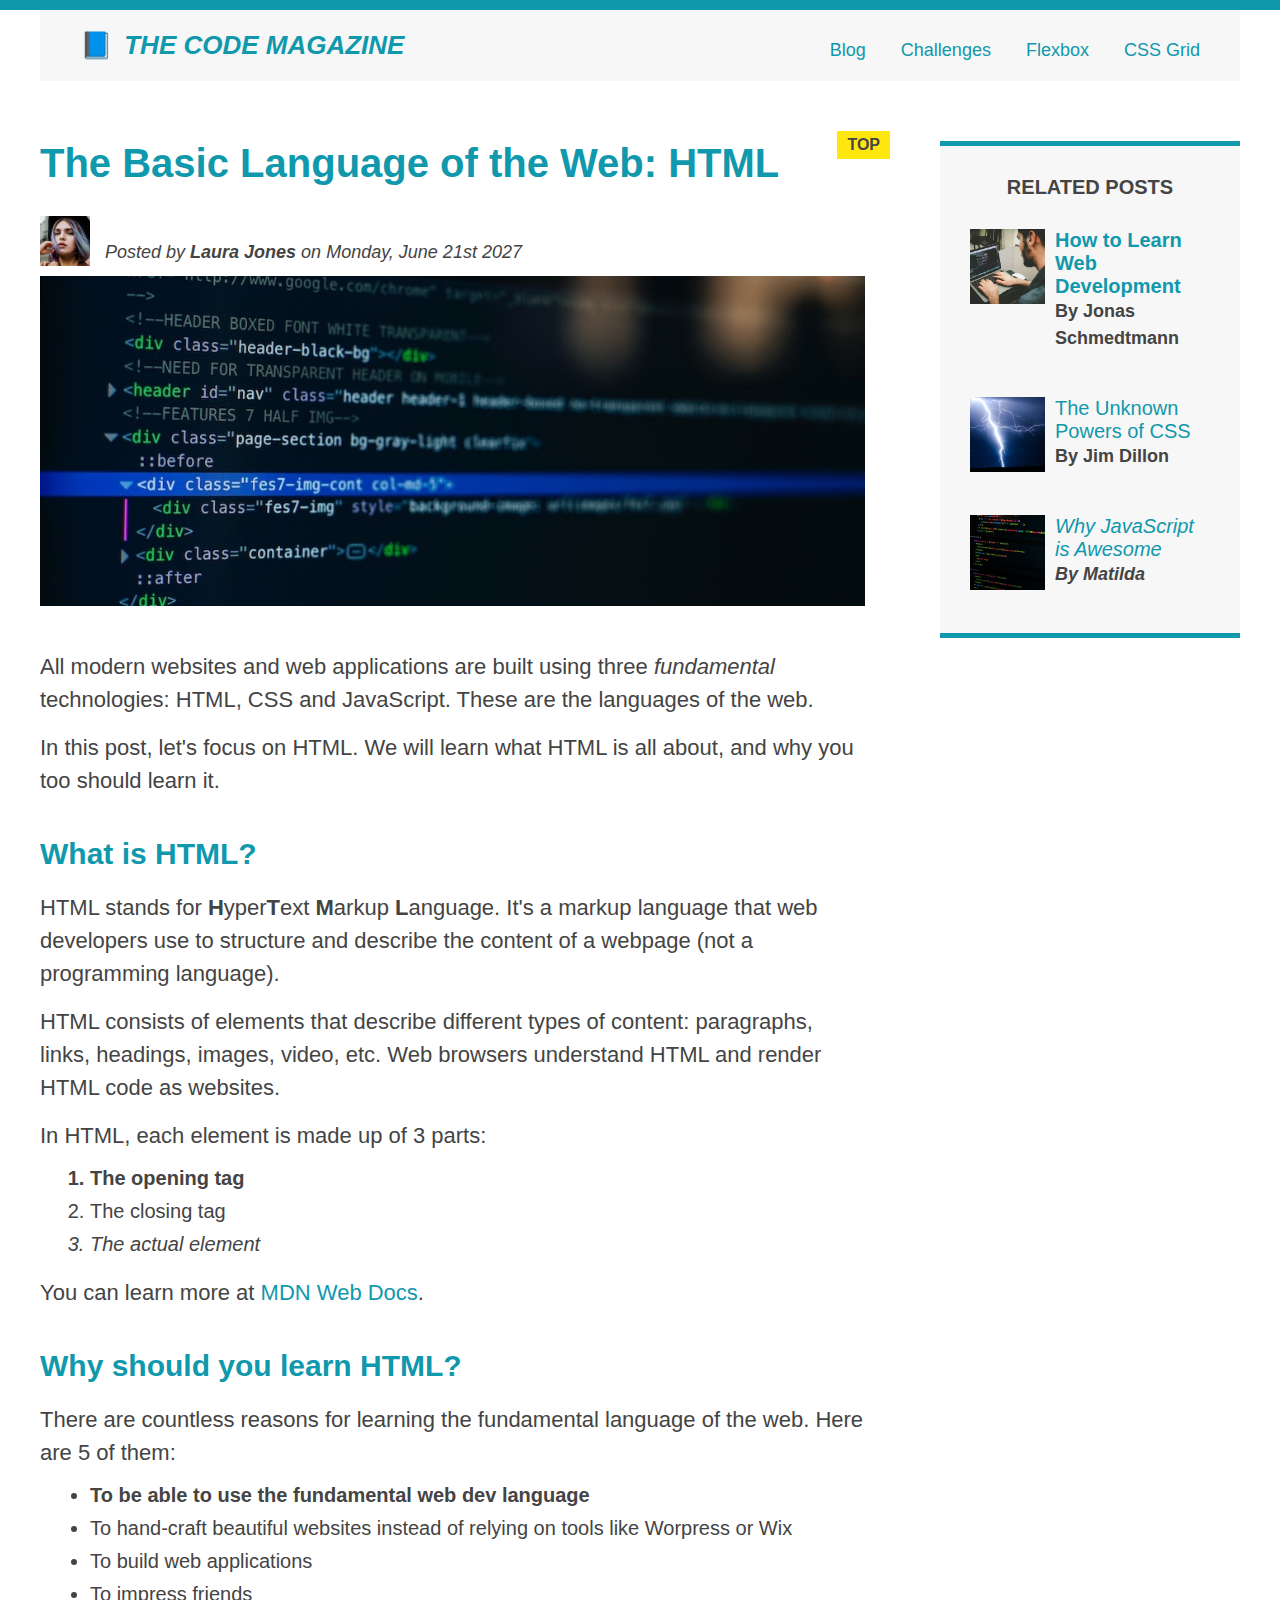
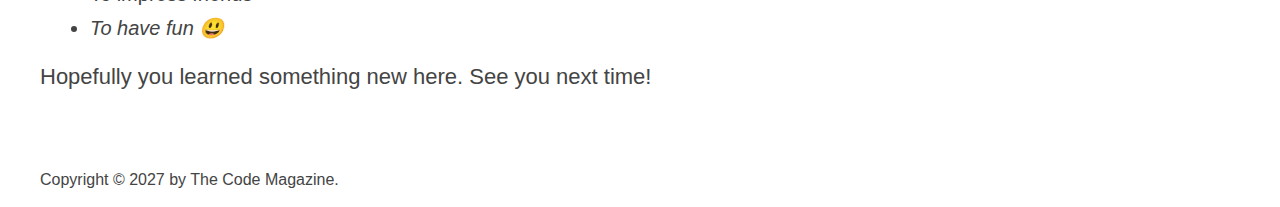
<file: Part_1/index.html>
<!DOCTYPE html>
<html lang="en">

<head>
  <meta charset="UTF-8" />
  <link href="style.css" rel="stylesheet" />

  <title>The Basic Language of the Web: HTML</title>
</head>

<body>
  <!--
    <h1>The Basic Language of the Web: HTML</h1>
    <h2>The Basic Language of the Web: HTML</h2>
    <h3>The Basic Language of the Web: HTML</h3>
    <h4>The Basic Language of the Web: HTML</h4>
    <h5>The Basic Language of the Web: HTML</h5>
    <h6>The Basic Language of the Web: HTML</h6>
    -->

  <div class="container">
    <header class="main-header">
      <h1>📘 The Code Magazine</h1>

      <nav>
        <!-- <strong>This is the navigation</strong> -->
        <a href="blog.html">Blog</a>
        <a href="#">Challenges</a>
        <a href="flexbox.html">Flexbox</a>
        <a href="css-grid.html">CSS Grid</a>
      </nav>
    </header>
    <div class="row">
      <article>
        <header class="post-header">
          <h2>The Basic Language of the Web: HTML</h2>
          <div class="border-box">
            <img class="author-img" src="img/laura-jones.jpg" alt="Headshot of Laura Jones" height="50" width="50" />

            <p id="author">
              Posted by <strong>Laura Jones</strong> on Monday, June 21st 2027
            </p>
          </div>

          <img src="img/post-img.jpg" alt="HTML code on a screen" width="500" height="200" class="post-img" />
          <!-- <button>❤️ Like</button> -->
        </header>

        <p>
          All modern websites and web applications are built using three
          <em>fundamental</em>
          technologies: HTML, CSS and JavaScript. These are the languages of the
          web.
        </p>

        <p>
          In this post, let's focus on HTML. We will learn what HTML is all
          about, and why you too should learn it.
        </p>

        <h3>What is HTML?</h3>
        <p>
          HTML stands for <strong>H</strong>yper<strong>T</strong>ext
          <strong>M</strong>arkup <strong>L</strong>anguage. It's a markup
          language that web developers use to structure and describe the content
          of a webpage (not a programming language).
        </p>
        <p>
          HTML consists of elements that describe different types of content:
          paragraphs, links, headings, images, video, etc. Web browsers
          understand HTML and render HTML code as websites.
        </p>
        <p>In HTML, each element is made up of 3 parts:</p>

        <ol>
          <li class="first-li">The opening tag</li>
          <li>The closing tag</li>
          <li>The actual element</li>
        </ol>

        <p>
          You can learn more at
          <a href="https://developer.mozilla.org/en-US/docs/Web/HTML" target="_blank">MDN Web Docs</a>.
        </p>

        <h3>Why should you learn HTML?</h3>

        <p>
          There are countless reasons for learning the fundamental language of
          the web. Here are 5 of them:
        </p>

        <ul>
          <li class="first-li">
            To be able to use the fundamental web dev language
          </li>
          <li>
            To hand-craft beautiful websites instead of relying on tools like
            Worpress or Wix
          </li>
          <li>To build web applications</li>
          <li>To impress friends</li>
          <li>To have fun 😃</li>
        </ul>

        <p>Hopefully you learned something new here. See you next time!</p>
      </article>

      <aside>
        <h4>Related posts</h4>

        <ul class="related">
          <li class="related-post">
            <img src="img/related-1.jpg" alt="Person programming" width="75" height="75" />
            <div>
              <a href="#">How to Learn Web Development</a>
              <p class="related-author">By Jonas Schmedtmann</p>
            </div>
          </li>
          <li class="related-post">
            <img src="img/related-2.jpg" alt="Lightning" width="75" height="75" />
            <div>
              <a href="#">The Unknown Powers of CSS</a>
              <p class="related-author">By Jim Dillon</p>
            </div>
          </li>
          <li class="related-post">
            <img src="img/related-3.jpg" alt="JavaScript code on a screen" width="75" height="75" />
            <div>
              <a href="#">Why JavaScript is Awesome</a>
              <p class="related-author">By Matilda</p>
            </div>
          </li>
        </ul>
      </aside>

    </div>

    <footer>
      <p id="copyright" class="copyright text">
        Copyright &copy; 2027 by The Code Magazine.
      </p>
    </footer>
  </div>
</body>

</html>
</file>
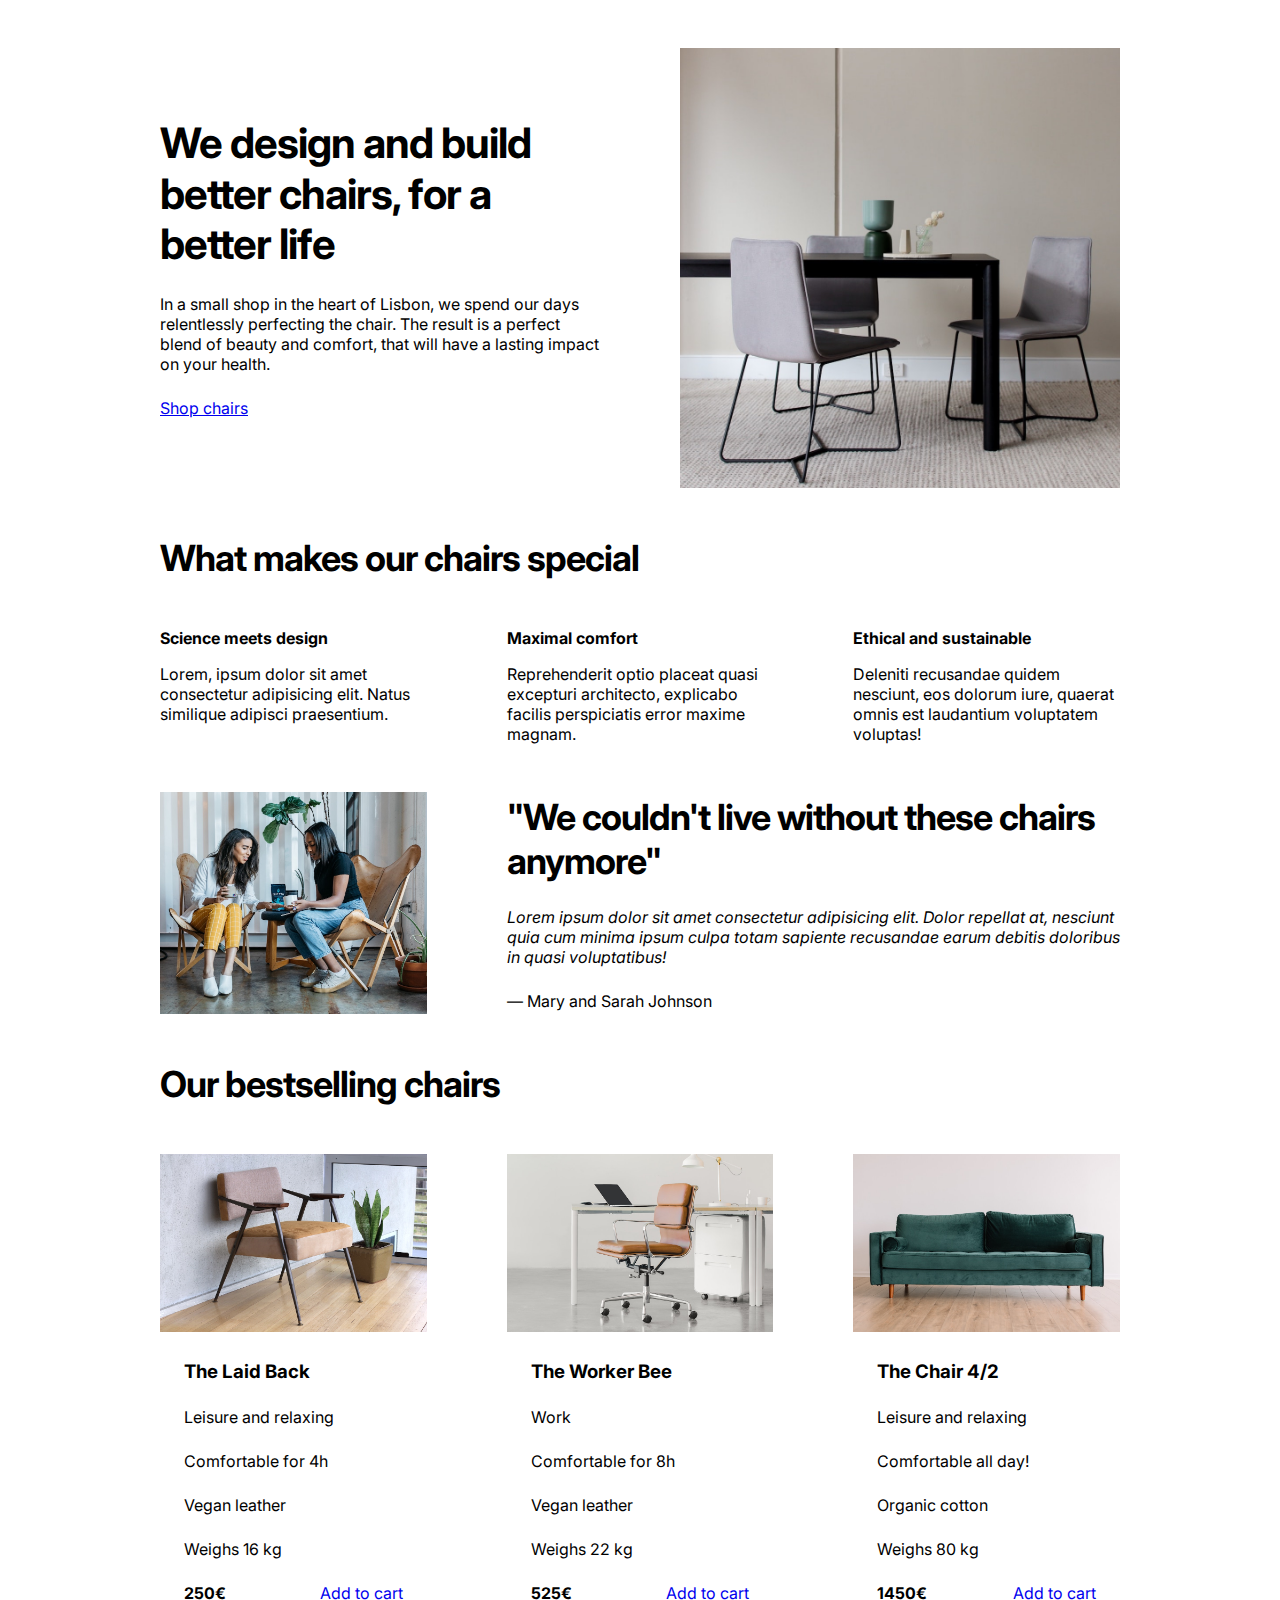
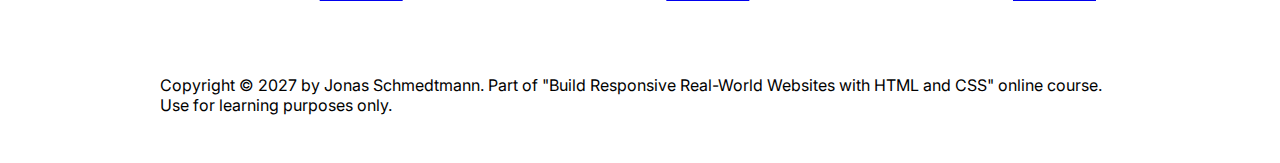
<file: Part_2(Design)/index.html>
<!DOCTYPE html>
<html lang="en">
  <head>
    <meta charset="UTF-8" />
    <meta http-equiv="X-UA-Compatible" content="IE=edge" />
    <meta name="viewport" content="width=device-width, initial-scale=1.0" />

    <link rel="stylesheet" href="style.css" />
    <title>Lisbon Chair Shop</title>
  </head>
  <body>
    <div class="container">
      <header>
        <div class="header-text-box">
          <h1>We design and build better chairs, for a better life</h1>
          <p class="header-text">
            In a small shop in the heart of Lisbon, we spend our days
            relentlessly perfecting the chair. The result is a perfect blend of
            beauty and comfort, that will have a lasting impact on your health.
          </p>
          <a class="btn btn--big" href="#">Shop chairs</a>
        </div>
        <img src="hero.jpg" alt="Photo" />
      </header>

      <section>
        <h2>What makes our chairs special</h2>
        <div class="grid-3-cols">
          <div>
            <p class="features-title"><strong>Science meets design</strong></p>
            <p class="features-text">
              Lorem, ipsum dolor sit amet consectetur adipisicing elit. Natus
              similique adipisci praesentium.
            </p>
          </div>

          <div>
            <p class="features-title">
              <strong>Maximal comfort</strong>
            </p>
            <p class="features-text">
              Reprehenderit optio placeat quasi excepturi architecto, explicabo
              facilis perspiciatis error maxime magnam.
            </p>
          </div>

          <div>
            <p class="features-title">
              <strong>Ethical and sustainable</strong>
            </p>
            <p class="features-text">
              Deleniti recusandae quidem nesciunt, eos dolorum iure, quaerat
              omnis est laudantium voluptatem voluptas!
            </p>
          </div>
        </div>
      </section>

      <section class="testimonial-section">
        <div class="grid-3-cols">
          <img src="customers.jpg" alt="People sitting on chairs" />
          <div class="testimonial-box">
            <h2>"We couldn't live without these chairs anymore"</h2>
            <blockquote class="testimonial-text">
              Lorem ipsum dolor sit amet consectetur adipisicing elit. Dolor
              repellat at, nesciunt quia cum minima ipsum culpa totam sapiente
              recusandae earum debitis doloribus in quasi voluptatibus!
            </blockquote>
            <p class="testimonial-author">&mdash; Mary and Sarah Johnson</p>
          </div>
        </div>
      </section>

      <section>
        <h2>Our bestselling chairs</h2>
        <div class="grid-3-cols">
          <figure class="chair">
            <img src="chair-1.jpg" alt="Chair" />
            <div class="chair-box">
              <h3>The Laid Back</h3>
              <ul class="chair-details">
                <li>
                  <!-- Span is a generic INLINE text element, it doesn't have any meaning. It's like a div element, but inline -->
                  <span>Leisure and relaxing</span>
                </li>
                <li>
                  <span>Comfortable for 4h</span>
                </li>
                <li>
                  <span>Vegan leather</span>
                </li>
                <li>
                  <span>Weighs 16 kg</span>
                </li>
              </ul>
              <div class="chair-price">
                <strong>250€</strong>
                <a href="#" class="btn btn--small">Add to cart</a>
              </div>
            </div>
          </figure>

          <figure class="chair">
            <img src="chair-2.jpg" alt="Chair" />
            <div class="chair-box">
              <h3>The Worker Bee</h3>
              <ul class="chair-details">
                <li>
                  <span>Work</span>
                </li>
                <li>
                  <span>Comfortable for 8h</span>
                </li>
                <li>
                  <span>Vegan leather</span>
                </li>
                <li>
                  <span>Weighs 22 kg</span>
                </li>
              </ul>
              <div class="chair-price">
                <strong>525€</strong>
                <a href="#" class="btn btn--small">Add to cart</a>
              </div>
            </div>
          </figure>

          <figure class="chair">
            <img src="chair-3.jpg" alt="Chair" />
            <div class="chair-box">
              <h3>The Chair 4/2</h3>
              <ul class="chair-details">
                <li>
                  <span>Leisure and relaxing</span>
                </li>
                <li>
                  <span>Comfortable all day!</span>
                </li>
                <li>
                  <span>Organic cotton</span>
                </li>
                <li>
                  <span>Weighs 80 kg</span>
                </li>
              </ul>
              <div class="chair-price">
                <strong>1450€</strong>
                <a href="#" class="btn btn--small">Add to cart</a>
              </div>
            </div>
          </figure>
        </div>
      </section>

      <footer>
        Copyright &copy; 2027 by Jonas Schmedtmann. Part of "Build Responsive
        Real-World Websites with HTML and CSS" online course. Use for learning
        purposes only.
      </footer>
    </div>
  </body>
</html>
</file>
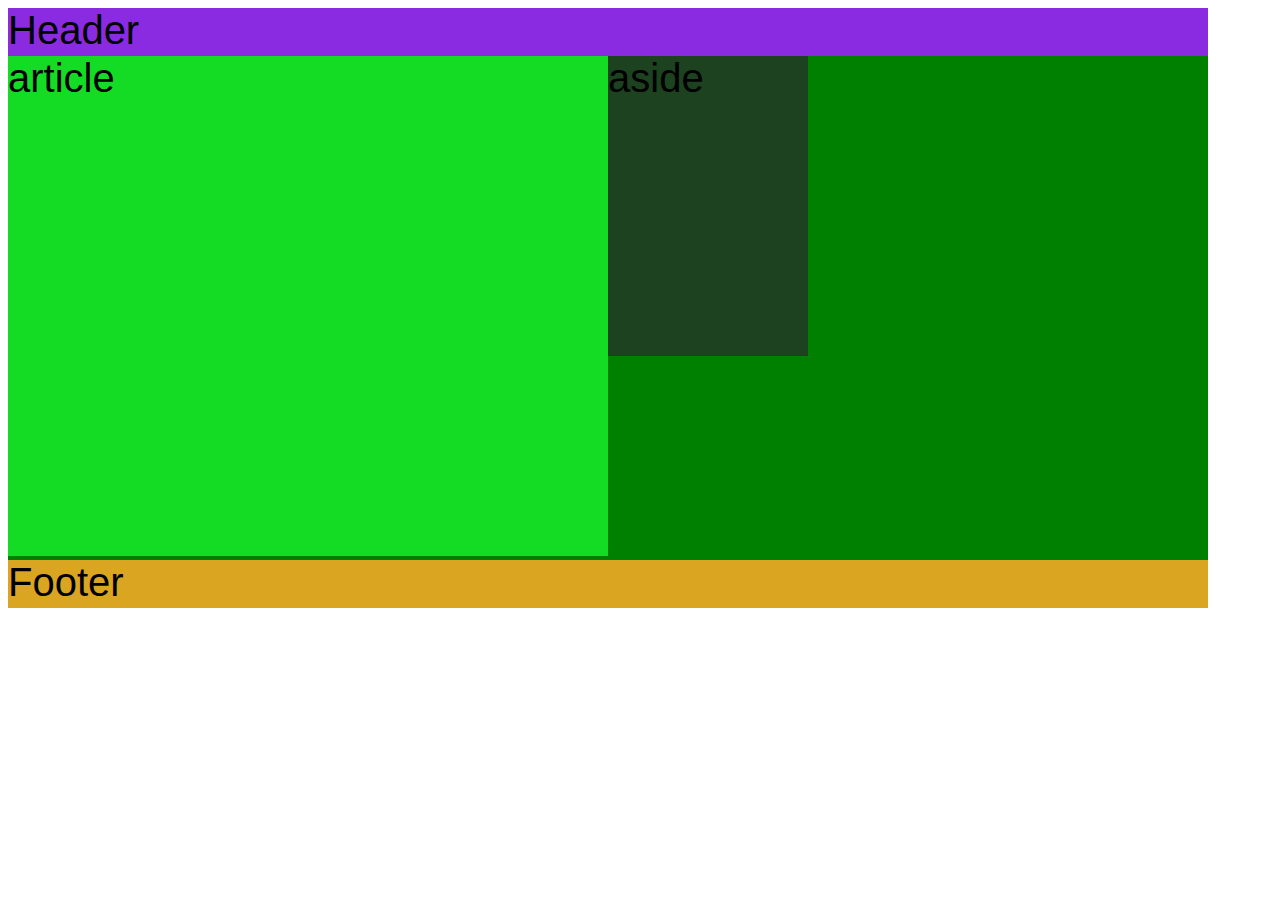
<file: Part_1/css-grid.html>
<!DOCTYPE html>
<html lang="en">

<head>
  <meta charset="UTF-8" />
  <meta http-equiv="X-UA-Compatible" content="IE=edge" />
  <meta name="viewport" content="width=device-width, initial-scale=1.0" />
  <title>CSS Grid</title>
  <style>
    .el--1 {
      background-color: blueviolet;
    }

    .el--2 {
      background-color: orangered;
    }

    .el--3 {
      background-color: green;

    }

    .el--4 {
      background-color: goldenrod;
    }

    .el--5 {
      background-color: palevioletred;
    }

    .el--6 {
      background-color: steelblue;
    }

    .el--7 {
      background-color: yellow;
    }

    .el--8 {
      background-color: crimson;
    }

    .el--3_1 {
      background-color: rgb(20, 220, 37);
      height: 500px;
    }

    .el--3_2 {
      background-color: rgb(28, 66, 31);
      width: 200px;
      height: 300px;
    }

    .el--3 {
      display: grid;
      grid-template-columns: 1fr 1fr;
    }



    .container--1 {
      /* STARTER */
      font-family: sans-serif;
      background-color: #ddd;
      font-size: 40px;
      margin: 40px;
      height: 500px;
      /* CSS GRID */
      display: none;
      grid-template-rows: repeat(2, 1fr);
      grid-template-columns: repeat(4, 1fr);
      column-gap: 20px;
      row-gap: 20px;
    }


    /* .el--1 {
      grid-row: 1 / span 2;
    } */



    .container--2 {
      /* STARTER */
      font-family: sans-serif;
      background-color: black;
      font-size: 40px;
      width: 1200px;
      height: 600px;

      /* CSS GRID */
    }

    .container--2 {
      display: grid;
    }
  </style>
</head>

<body>
  <div class="container--1">
    <div class="el el--1">(1) HTML</div>
    <div class="el el--2">(2) and</div>
    <div class="el el--3">(3) CSS</div>
    <div class="el el--4">(4) are</div>
    <div class="el el--5">(5) amazing</div>
    <div class="el el--6">(6) languages</div>
    <div class="el el--7">(7) to</div>
    <!-- <div class="el el--8">(8) learn</div> -->
  </div>

  <div class="container--2">
    <div class="el el--1">Header</div>
    <div class="el el--3">
      <div class="el el--3_1">article</div>
      <div class="el el--3_2">aside</div>
    </div>
    <div class="el el--4">Footer</div>
  </div>

</body>

</html>
</file>
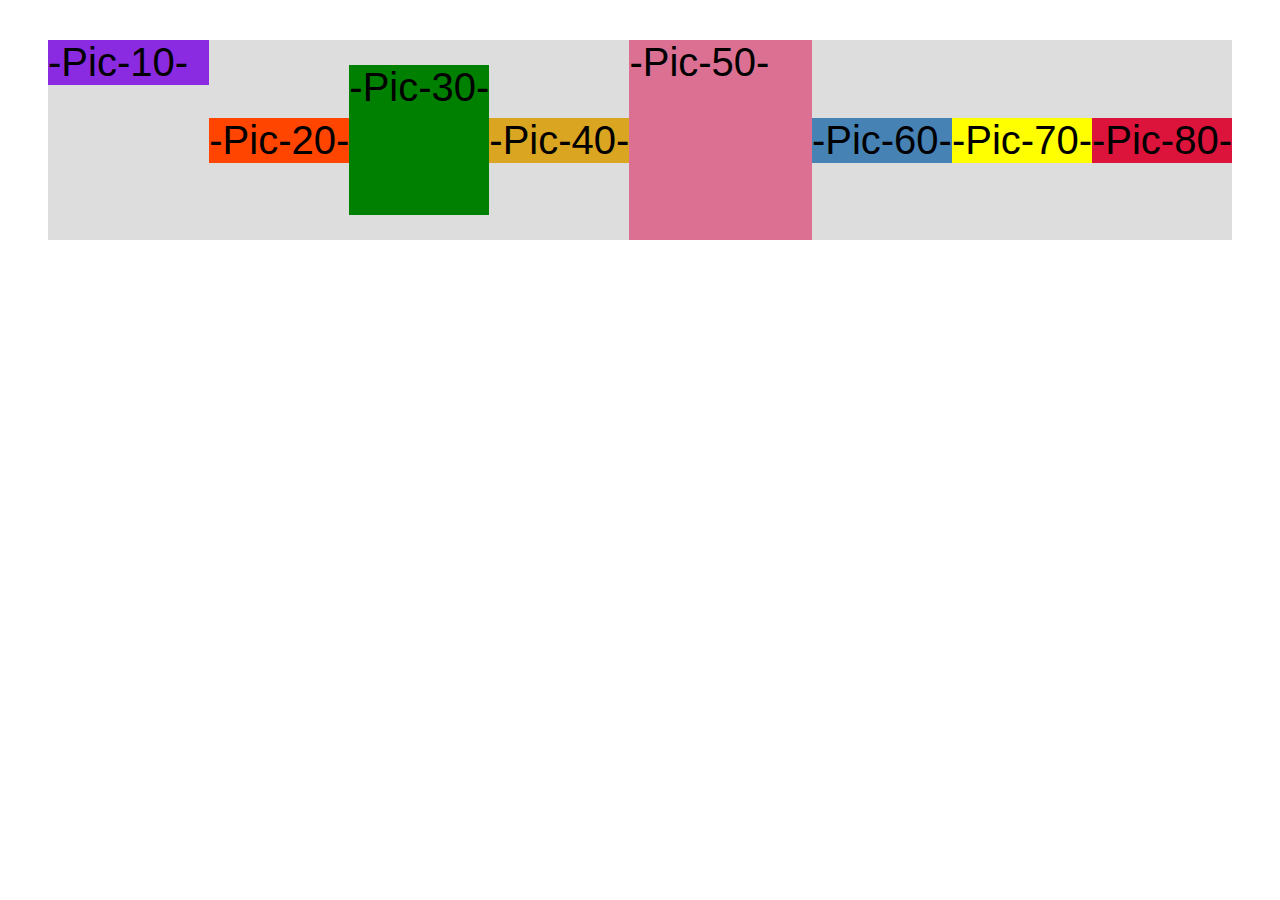
<file: Part_1/flexbox.html>
<!DOCTYPE html>
<html lang="en">

<head>
  <meta charset="UTF-8" />
  <meta http-equiv="X-UA-Compatible" content="IE=edge" />
  <meta name="viewport" content="width=device-width, initial-scale=1.0" />
  <title>Flexbox</title>
  <style>
    .el--1 {
      background-color: blueviolet;
    }

    .el--2 {
      background-color: orangered;
    }

    .el--3 {
      background-color: green;
      height: 150px;
    }

    .el--4 {
      background-color: goldenrod;
    }

    .el--5 {
      background-color: palevioletred;
    }

    .el--6 {
      background-color: steelblue;
    }

    .el--7 {
      background-color: yellow;
    }

    .el--8 {
      background-color: crimson;
    }

    .container {
      font-family: sans-serif;
      background-color: #ddd;
      font-size: 40px;
      margin: 40px;
      display: flex;
      align-items: center;
      justify-content: center;
    }

    .el--1 {
      /* Align Cross Axis; */
      align-self: flex-start;
      flex-grow: 1;
    }

    .el--5 {
      /* Fill the top to the bottom */
      align-self: stretch;
      height: 200px;
    }

    .el--5 {
      /* Align Cross Axis; */
      flex-grow: 2;
    }

    .el {}
  </style>
</head>

<body>
  <div class="container">
    <div class="el el--1">-Pic-10-</div>
    <div class="el el--2">-Pic-20-</div>
    <div class="el el--3">-Pic-30-</div>
    <div class="el el--4">-Pic-40-</div>
    <div class="el el--5">-Pic-50-</div>
    <div class="el el--6">-Pic-60-</div>
    <div class="el el--7">-Pic-70-</div>
    <div class="el el--8">-Pic-80-</div>
  </div>
</body>

</html>
</file>
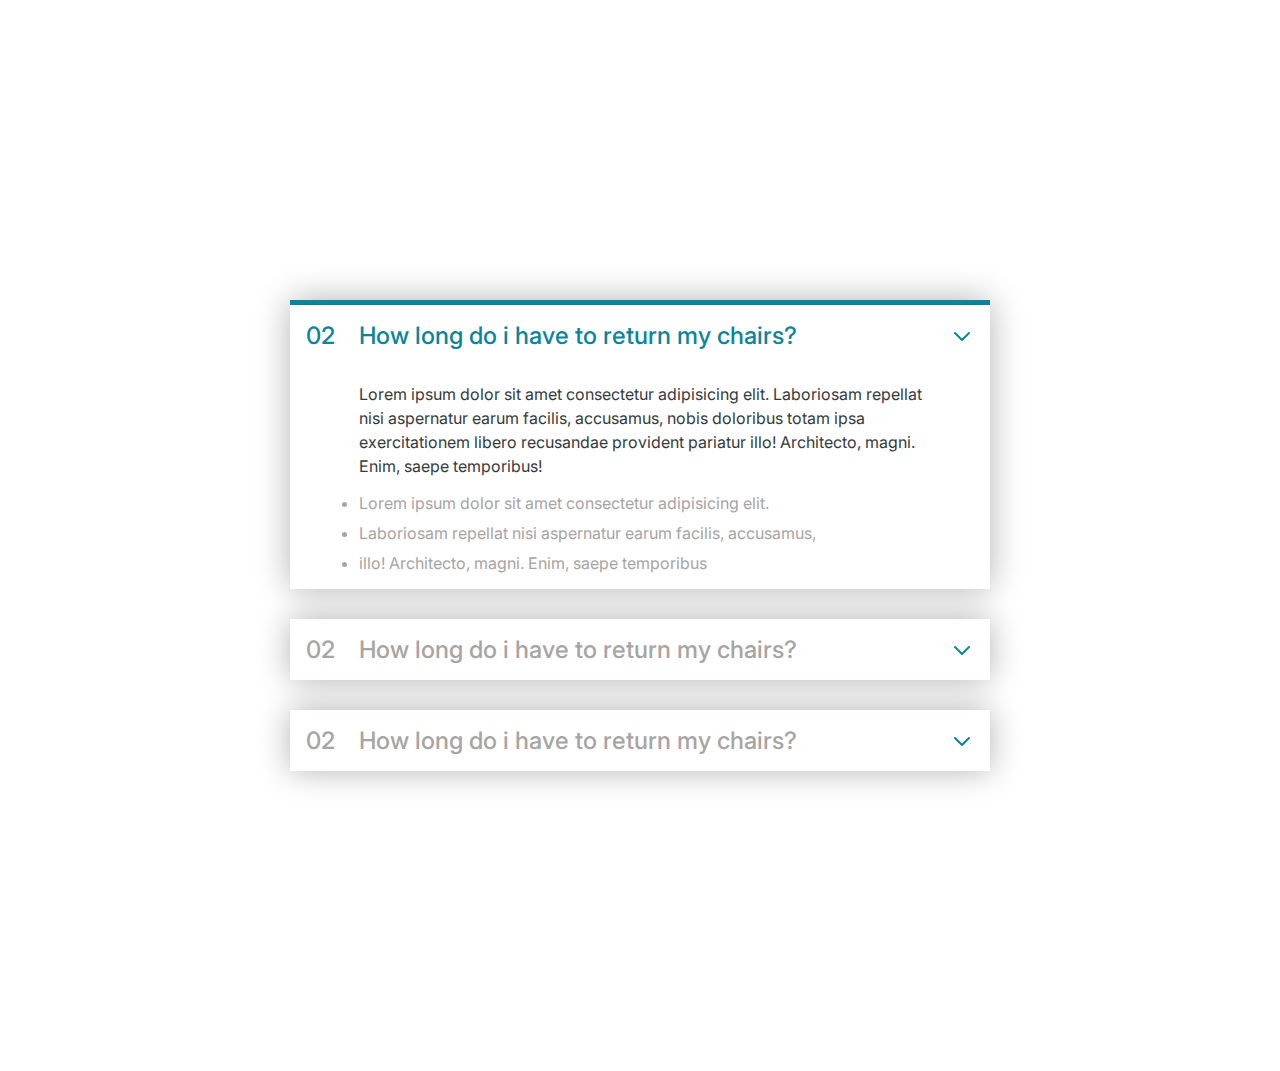
<file: Part_2(Design)/01-accordion.html>
<!DOCTYPE html>
<html lang="en">

<head>
    <meta charset="UTF-8">
    <meta http-equiv="X-UA-Compatible" content="IE=edge">
    <meta name="viewport" content="width=device-width, initial-scale=1.0">
    <title>Accordion</title>
    <style>
        /* Style here 
            - Color: 
                main Color: #0c8599; 
                grey Color: #343a40
        */
        @import url('https://fonts.googleapis.com/css2?family=Inter:wght@400;500;700&display=swap');

        * {
            margin: 0;
            padding: 0;
            box-sizing: border-box;
        }

        body {
            font-family: 'Inter', sans-serif;
            color: #343a40;
        }



        .accordion {
            width: 700px;
            margin: 300px auto;
        }

        .item {
            /* border-top: 5px solid #0c8599; */
            padding: 16px;
            display: grid;
            grid-template-columns: auto 1fr auto;
            column-gap: 24px;
            row-gap: 32px;
            align-items: center;
            box-shadow: 0 0 32px rgb(0, 0, 0, 0.3);
            margin-bottom: 30px;
        }

        .hidden-box {
            grid-column: 2;
            display: none;
        }

        .number,
        .text {
            font-weight: 500;
            font-size: 24px;
            color: rgb(167, 164, 164);
        }

        .text {}

        .icon {
            width: 24px;
            height: 24px;
            color: #0c8599;
            float: right;
        }

        .hidden-box p {
            line-height: 1.5;
            margin-bottom: 15px;
        }

        .hidden-box ul {
            color: rgb(167, 164, 164);
            display: flex;
            flex-direction: column;
            gap: 10px;
        }



        /* open accordion */
        .open .hidden-box {
            display: block;
        }

        /* border-top: 5px solid #0c8599; */
        .open .number {
            color: #0c8599;
        }

        .open {
            border-top: 5px solid #0c8599;
        }

        .open .text {
            color: #0c8599;
        }
    </style>
</head>

<body>

    <div class="accordion">
        <div class="item open">

            <p class="number">02</p>
            <p class="text">How long do i have to return my chairs?</p>

            <!-- down arrow icon -->
            <svg xmlns="http://www.w3.org/2000/svg" class="icon" fill="none" viewBox="0 0 24 24" stroke="currentColor">
                <path stroke-linecap="round" stroke-linejoin="round" stroke-width="2" d="M19 9l-7 7-7-7" />
            </svg>

            <!-- end icon -->
            <div class="hidden-box">
                <p> Lorem ipsum dolor sit amet consectetur adipisicing elit.
                    Laboriosam repellat nisi aspernatur earum facilis, accusamus,
                    nobis doloribus totam ipsa exercitationem libero recusandae provident pariatur
                    illo! Architecto, magni. Enim, saepe temporibus!</p>
                <ul>
                    <li> Lorem ipsum dolor sit amet consectetur adipisicing elit.</li>
                    <li> Laboriosam repellat nisi aspernatur earum facilis, accusamus,</li>
                    <li>illo! Architecto, magni. Enim, saepe temporibus</li>
                </ul>
            </div>
        </div>

        <div class="item">

            <p class="number">02</p>
            <p class="text">How long do i have to return my chairs?</p>

            <!-- down arrow icon -->
            <svg xmlns="http://www.w3.org/2000/svg" class="icon" fill="none" viewBox="0 0 24 24" stroke="currentColor">
                <path stroke-linecap="round" stroke-linejoin="round" stroke-width="2" d="M19 9l-7 7-7-7" />
            </svg>

            <!-- end icon -->
            <div class="hidden-box">
                <p> Lorem ipsum dolor sit amet consectetur adipisicing elit.
                    Laboriosam repellat nisi aspernatur earum facilis, accusamus,
                    nobis doloribus totam ipsa exercitationem libero recusandae provident pariatur
                    illo! Architecto, magni. Enim, saepe temporibus!</p>
                <ul>
                    <li> Lorem ipsum dolor sit amet consectetur adipisicing elit.</li>
                    <li> Laboriosam repellat nisi aspernatur earum facilis, accusamus,</li>
                    <li>illo! Architecto, magni. Enim, saepe temporibus</li>
                </ul>
            </div>
        </div>

        <div class="item">

            <p class="number">02</p>
            <p class="text">How long do i have to return my chairs?</p>

            <!-- down arrow icon -->
            <svg xmlns="http://www.w3.org/2000/svg" class="icon" fill="none" viewBox="0 0 24 24" stroke="currentColor">
                <path stroke-linecap="round" stroke-linejoin="round" stroke-width="2" d="M19 9l-7 7-7-7" />
            </svg>

            <!-- end icon -->
            <div class="hidden-box">
                <p> Lorem ipsum dolor sit amet consectetur adipisicing elit.
                    Laboriosam repellat nisi aspernatur earum facilis, accusamus,
                    nobis doloribus totam ipsa exercitationem libero recusandae provident pariatur
                    illo! Architecto, magni. Enim, saepe temporibus!</p>
                <ul>
                    <li> Lorem ipsum dolor sit amet consectetur adipisicing elit.</li>
                    <li> Laboriosam repellat nisi aspernatur earum facilis, accusamus,</li>
                    <li>illo! Architecto, magni. Enim, saepe temporibus</li>
                </ul>
            </div>
        </div>
    </div>


</body>

</html>
</file>
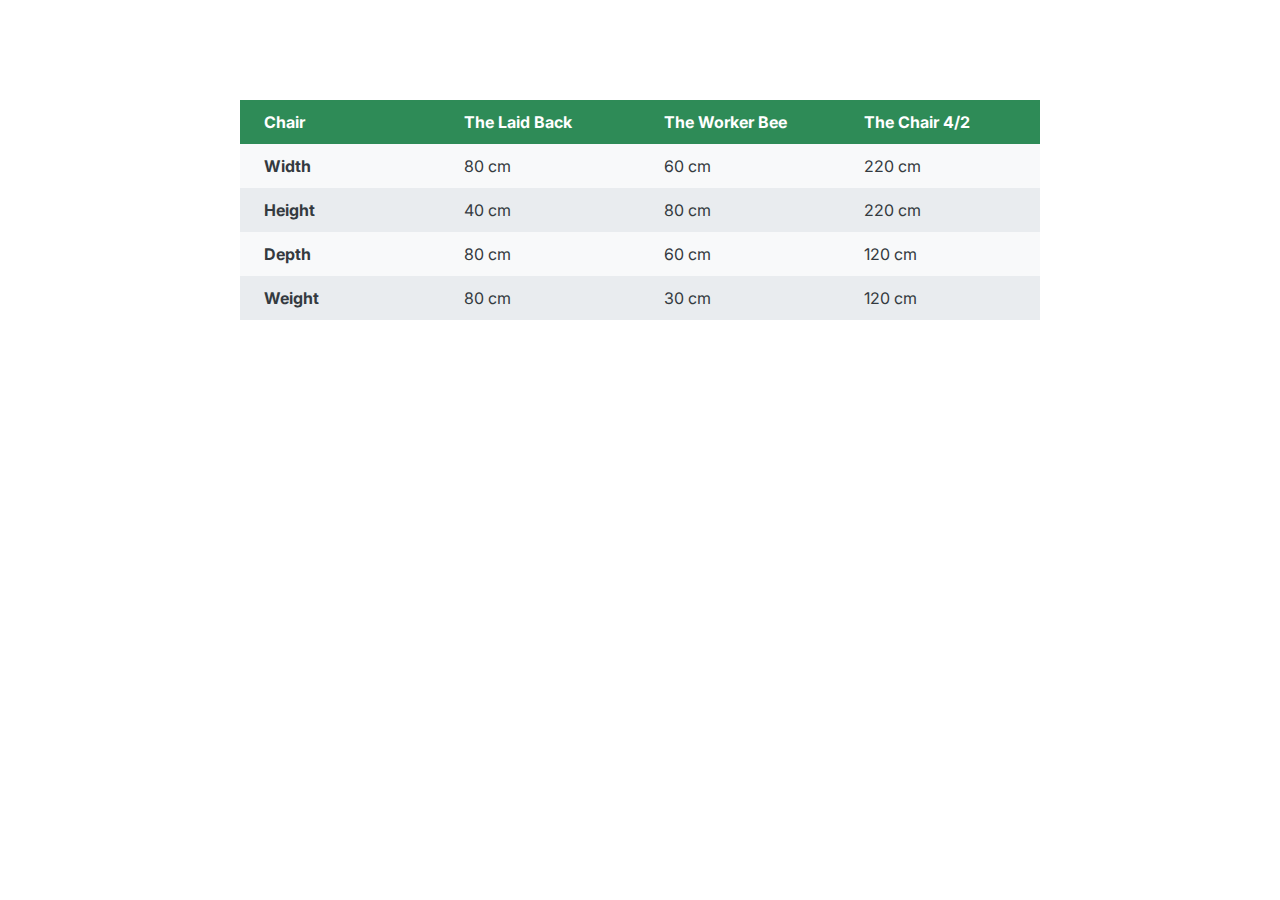
<file: Part_2(Design)/03-table.html>
<!DOCTYPE html>
<html lang="en">

<head>
    <meta charset="UTF-8">
    <meta http-equiv="X-UA-Compatible" content="IE=edge">
    <meta name="viewport" content="width=device-width, initial-scale=1.0">
    <title>Accordion</title>
    <style>
        /* Style here 
            - Color: 
                main Color: #0c8599; 
                grey Color: #343a40
        */

        @import url('https://fonts.googleapis.com/css2?family=Inter:wght@400;500;700&display=swap');

        * {
            margin: 0;
            padding: 0;
            box-sizing: border-box;
            font-size: 16px;
        }

        body {
            font-family: 'Inter', sans-serif;
            color: #343a40;
        }

        table {
            margin: 100px auto;
            width: 800px;
            border-collapse: collapse;
        }

        th,
        td {
            /* border: 1px solid; */
            padding: 12px 24px;
            text-align: left;
        }

        thead tr {
            background-color: seagreen;
            color: white;
        }

        thead th {
            width: calc(100% / 4);
        }

        tbody tr:nth-child(odd) {
            background-color: #f8f9fa;
        }

        tbody tr:nth-child(even) {
            background-color: #e9ecef;
        }
    </style>
</head>

<body>
    <table>
        <thead>
            <tr>
                <th>Chair</th>
                <th>The Laid Back</th>
                <th>The Worker Bee</th>
                <th>The Chair 4/2</th>
            </tr>
        </thead>

        <tbody>
            <tr>
                <th>Width</td>
                <td>80 cm</td>
                <td>60 cm</td>
                <td>220 cm</td>
            </tr>
            <tr>
                <th>Height</td>
                <td>40 cm</td>
                <td>80 cm</td>
                <td>220 cm</td>
            </tr>
            <tr>
                <th>Depth</td>
                <td>80 cm</td>
                <td>60 cm</td>
                <td>120 cm</td>
            </tr>
            <tr>
                <th>Weight</td>
                <td>80 cm</td>
                <td>30 cm</td>
                <td>120 cm</td>
            </tr>
        </tbody>
    </table>
</body>

</html>
</file>
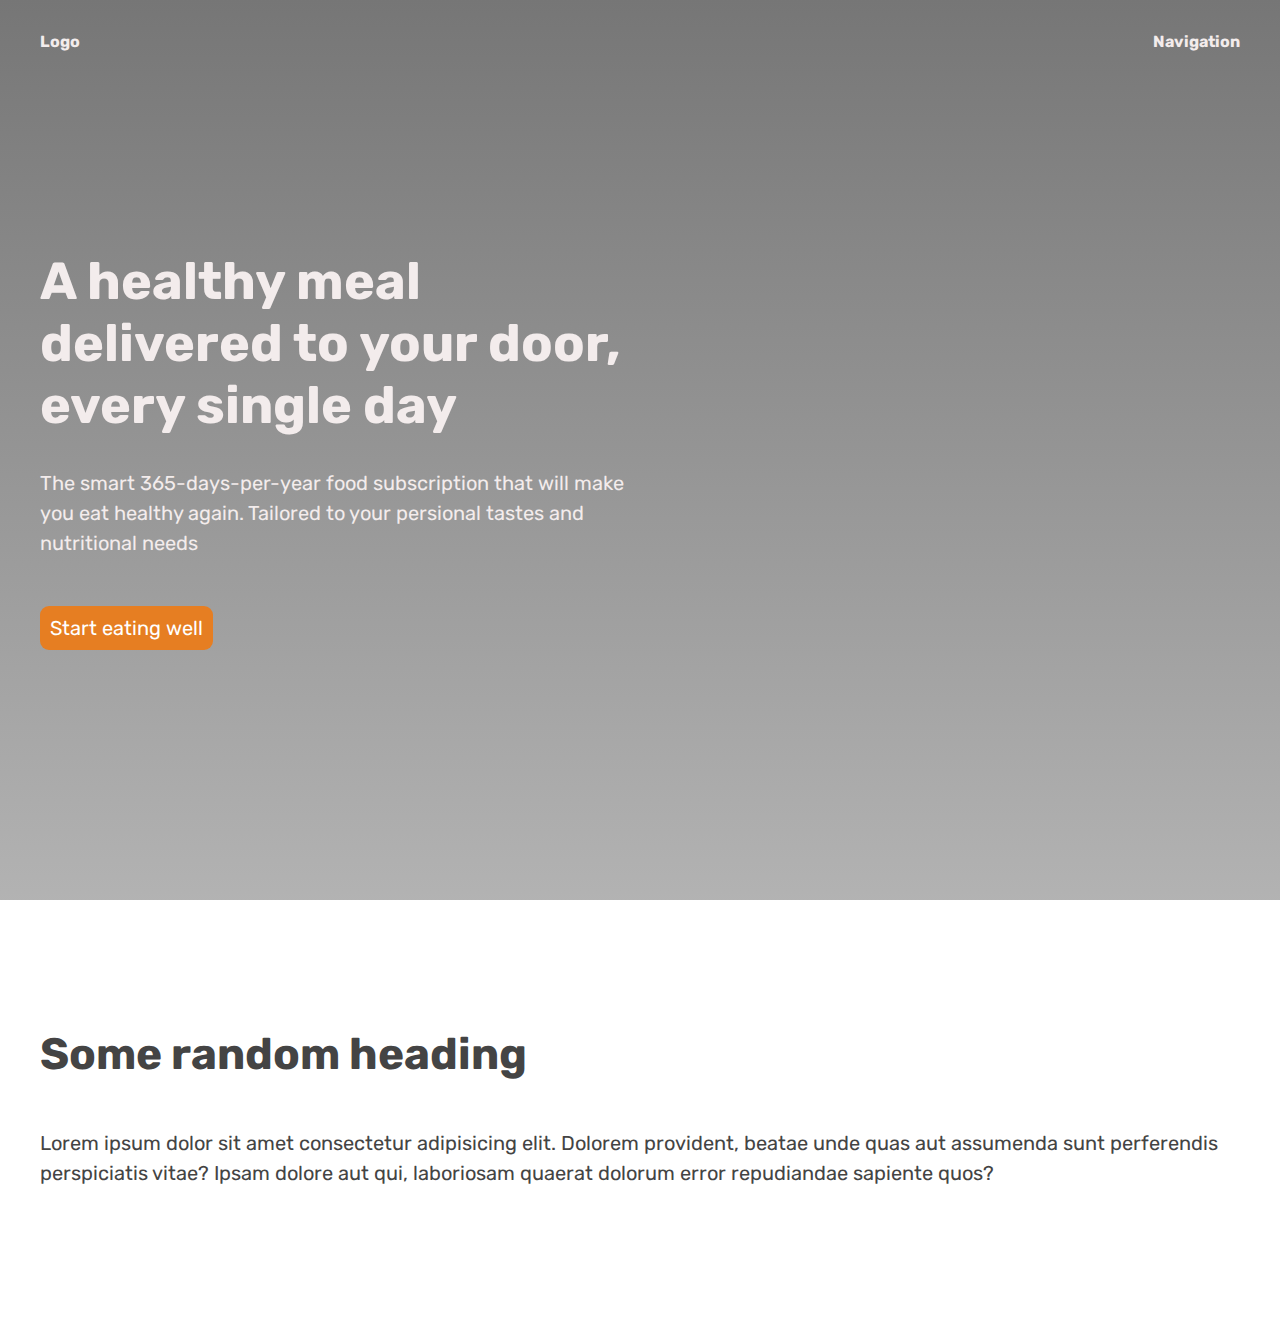
<file: Part_2(Design)/05-hero.html>
<!DOCTYPE html>
<html lang="en">

<head>
    <meta charset="UTF-8">
    <meta http-equiv="X-UA-Compatible" content="IE=edge">
    <meta name="viewport" content="width=device-width, initial-scale=1.0">
    <title>Accordion</title>
    <style>
        /* Style here 
            - Color: 
                main Color: #0c8599; 
                grey Color: #343a40
        */

        @import url('https://fonts.googleapis.com/css2?family=Rubik:wght@400;500;700&display=swap');

        * {

            box-sizing: border-box;
            font-size: 16px;
            margin: 0;
            padding: 0;
        }

        body {
            font-family: 'Rubik', sans-serif;
            color: #444;
        }

        .container {
            width: 1200px;
            margin: 0 auto;
            padding-top: 32px;
        }

        header {
            color: rgb(243, 236, 236);
            height: 100vh;
            background:
                linear-gradient(rgba(2, 2, 2, 0.541), rgba(2, 2, 2, 0.301)), url('https://images.unsplash.com/photo-1476820865390-c52aeebb9891?ixid=MnwxMjA3fDB8MHxwaG90by1wYWdlfHx8fGVufDB8fHx8&ixlib=rb-1.2.1&auto=format&fit=crop&w=1470&q=80');
            background-position: center;
            background-repeat: no-repeat;
            background-size: cover;


        }


        nav {
            font-size: 20px;
            display: flex;
            justify-content: space-between;
            font-weight: 700;
        }

        .header-container {
            width: 1200px;
            position: absolute;
            left: 50%;
            top: 50%;
            transform: translate(-50%, -50%);
        }

        .header-container-inner {
            width: 50%;
        }

        h1 {
            font-size: 52px;
            margin-bottom: 32px;
        }

        h2 {
            font-size: 44px;
            margin-bottom: 48px;
        }

        p {
            font-size: 20px;
            line-height: 1.5;
            margin-bottom: 48px;
        }

        .btn:link,
        .btn:visited {
            padding: 10px;
            color: white;
            text-decoration: none;
            font-size: 20px;
            font-weight: 600px;
            background-color: #e67e22;
            display: inline-block;
            border-radius: 9px;
        }

        section {
            padding: 96px 0;
        }
    </style>
</head>

<body>
    <header>
        <nav class="container">
            <div>Logo</div>
            <div>Navigation</div>
        </nav>

        <div class="header-container">
            <div class="header-container-inner">
                <h1>A healthy meal delivered to your door, every single day</h1>
                <p>The smart 365-days-per-year food subscription that will make you eat healthy again. Tailored to your
                    persional tastes and nutritional needs </p>
                <a href="#" class="btn">Start eating well</a>
            </div>
        </div>
    </header>
    <section>
        <div class="container">
            <h2>Some random heading</h2>
            <p>Lorem ipsum dolor sit amet consectetur adipisicing elit.
                Dolorem provident, beatae unde quas aut assumenda sunt perferendis perspiciatis vitae?
                Ipsam dolore aut qui, laboriosam quaerat dolorum error repudiandae sapiente quos?</p>
        </div>
    </section>
    <footer></footer>
</body>

</html>
</file>
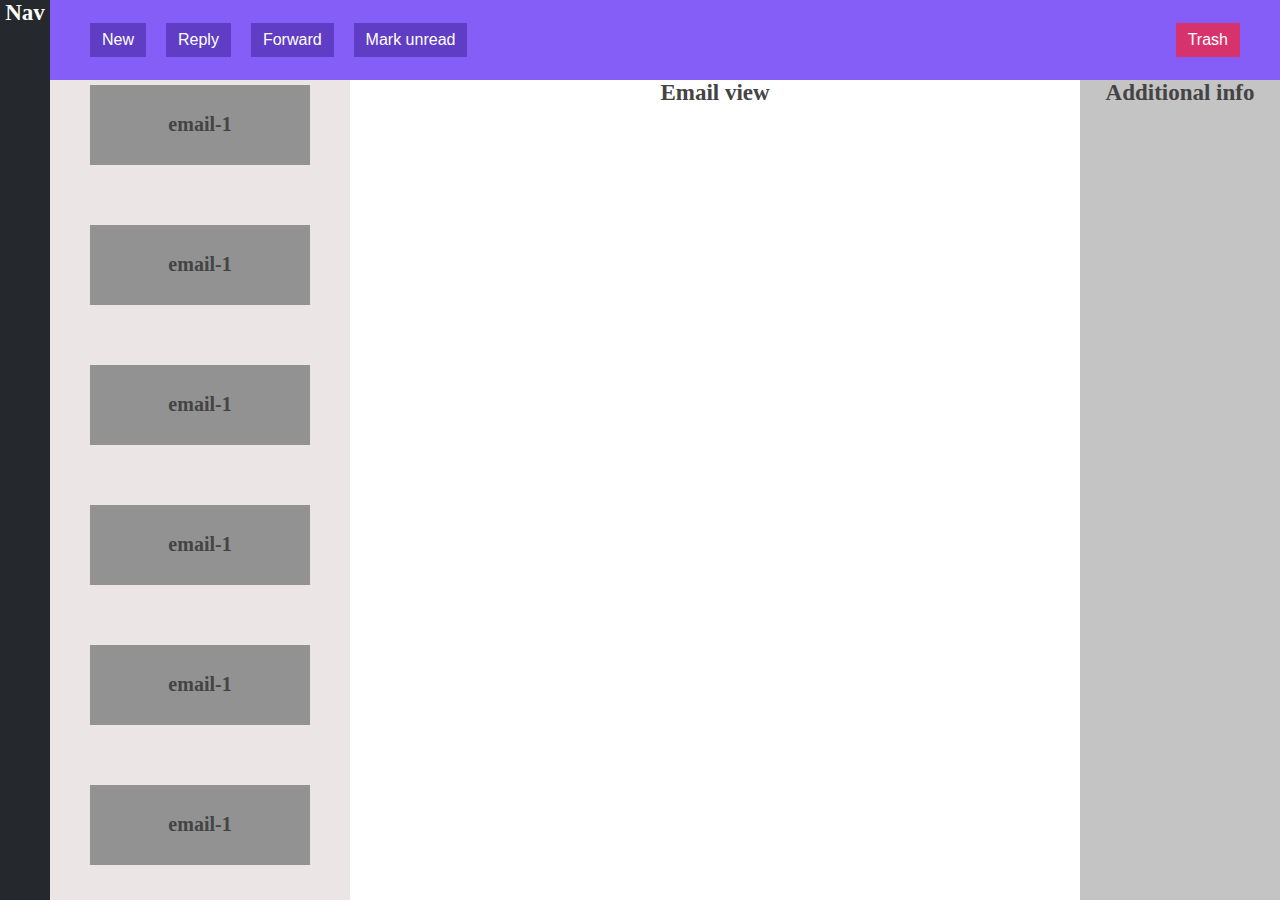
<file: Part_2(Design)/06-appLayout.html>
<!DOCTYPE html>
<html lang="en">

<head>
    <meta charset="UTF-8">
    <meta http-equiv="X-UA-Compatible" content="IE=edge">
    <meta name="viewport" content="width=device-width, initial-scale=1.0">
    <title>Document</title>
    <style>
        * {
            margin: 0;
            padding: 0;
            box-sizing: border-box;
            color: #444;
            font-size: 23px;
        }

        nav {
            background-color: rgb(37, 40, 44);
            grid-column: 1;
            grid-row: 1/ 3;
            color: white;
        }

        menu {
            background-color: #845ef7;
            grid-column: 2/5;
            color: white;
            display: flex;
            align-items: center;
            gap: 20px;
            padding: 0 40px;
        }

        menu button {
            background-color: #5f3dc4;
            color: white;
            font-weight: 500;
            padding: 8px 12px;
            border: none;
            font-size: 16px;
        }

        section {
            background-color: rgb(236, 229, 229);
            padding: 40px;
            display: flex;
            flex-direction: column;
            gap: 30px;
            justify-content: center;
            overflow: scroll;
        }

        aside {
            background-color: rgb(197, 196, 196);
        }

        header {
            text-align: center;
            height: 100vh;
            display: grid;
            grid-template-columns: 50px 300px 1fr 200px;
            grid-template-rows: 80px 1fr;
        }

        main,
        nav,
        menu,
        section,
        aside {
            /* padding-top: 10px; */
            font-weight: bold;
        }

        button:last-child {
            background-color: #d6336c;
            justify-self: flex-end;
            margin-left: auto;
        }

        section div {
            font-size: 20px;
            background-color: rgb(146, 146, 146);
            height: 80px;
            margin-bottom: 30px;
            flex-shrink: 0;
            padding: 28px 0;
        }
    </style>
</head>

<body>
    <header>
        <nav>Nav</nav>

        <menu>
            <button>New</button>
            <button>Reply</button>
            <button>Forward</button>
            <button>Mark unread</button>
            <button class="btn-trash">Trash</button>
        </menu>

        <section>
            <div>email-1</div>
            <div>email-1</div>
            <div>email-1</div>
            <div>email-1</div>
            <div>email-1</div>
            <div>email-1</div>
            <div>email-1</div>
            <div>email-1</div>
            <div>email-1</div>
            <div>email-1</div>
            <div>email-1</div>
            <div>email-1</div>
            <div>email-1</div>
            <div>email-1</div>
            <div>email-1</div>
            <div>email-1</div>
            <div>email-1</div>
            <div>email-1</div>
        </section>
        <main>Email view</main>
        <aside>Additional info</aside>
    </header>


</body>

</html>
</file>
<file: Part_1/style.css>
* {
  /* border-top: 10px solid #1098ad; */
  margin: 0;
  padding: 0;
  box-sizing: border-box;
}

/* PAGE SECTIONS */
body {
  color: #444;
  font-family: sans-serif;

  border-top: 10px solid #1098ad;
  position: relative;
}

.container {
  width: 1200px;
  /* margin-left: auto;
  margin-right: auto; */
  margin: 0 auto;
}

.main-header {
  background-color: #f7f7f7;
  /* padding: 20px;
  padding-left: 40px;
  padding-right: 40px; */
  padding: 20px 40px;
  margin-bottom: 60px;
  /* height: 80px; */
}

nav {
  font-size: 18px;
  /* text-align: center; */
}

article {
  width: 70%;
  margin-bottom: 60px;
}

.post-header {
  margin-bottom: 40px;
  /* position: relative; */
}

aside {
  background-color: #f7f7f7;
  border-top: 5px solid #1098ad;
  border-bottom: 5px solid #1098ad;
  /* padding-top: 50px;
  padding-bottom: 50px; */
  width: 500px;
  padding: 30px;

}

/* SMALLER ELEMENTS */
h1,
h2,
h3 {
  color: #1098ad;
}

h1 {
  font-size: 26px;
  text-transform: uppercase;
  font-style: italic;
}

h2 {
  font-size: 40px;
  margin-bottom: 30px;
}

h3 {
  font-size: 30px;
  margin-bottom: 20px;
  margin-top: 40px;
}

h4 {
  font-size: 20px;
  text-transform: uppercase;
  text-align: center;
  margin-bottom: 30px;
}

p {
  font-size: 22px;
  line-height: 1.5;
  margin-bottom: 15px;
}

ul,
ol {
  margin-left: 50px;
  margin-bottom: 20px;
}

li {
  font-size: 20px;
  margin-bottom: 10px;
  /* display: inline; */
}

li:last-child {
  margin-bottom: 0;
}

/* footer p {
  font-size: 16px;
} */

/* article header p {
  font-style: italic;
} */

#author {
  font-style: italic;
  font-size: 18px;
}

#copyright {
  font-size: 16px;
}

.related-author {
  font-size: 18px;
  font-weight: bold;
}

/* ul {
  list-style: none;
} */

.related {
  list-style: none;
  margin: 0;
}

body {
  /* background-color: orangered; */
}

/* .first-li {
  font-weight: bold;
} */

li:first-child {
  font-weight: bold;
}

li:last-child {
  font-style: italic;
}

li:nth-child(even) {
  /* color: red; */
}

/* Misconception: this won't work! */
article p:first-child {
  color: red;
}

/* Styling links */
a:link {
  color: #1098ad;
  text-decoration: none;
}

a:visited {
  /* color: #777; */
  color: #1098ad;
}

a:hover {
  color: orangered;
  font-weight: bold;
  text-decoration: underline orangered;
}

a:active {
  background-color: black;
  font-style: italic;
}
/* LVHA */

.post-img {
  width: 100%;
  height: auto;
}

nav a:link {
  /* background-color: orangered;
  margin: 20px;
  padding: 20px;

  display: block; */

  margin-right: 30px;
  margin-top: 10px;
  display: inline-block;
}

nav a:link:last-child {
  margin-right: 0;
}

button {
  font-size: 22px;
  padding: 20px;
  cursor: pointer;

  position: absolute;
  /* top: 50px;
  left: 50px; */
  bottom: 50px;
  right: 50px;
}

h1::first-letter {
  font-style: normal;
  margin-right: 5px;
}

h3 + p::first-line {
  /* color: red; */
}

h2 {
  /* background-color: orange; */
  position: relative;
}

h2::before {
  content: "TOP";
  background-color: #ffe70e;
  color: #444;
  font-size: 16px;
  font-weight: bold;
  display: inline-block;
  padding: 5px 10px;
  position: absolute;
  top: -10px;
  right: -25px;
}

/* Resolving conflicts */
/* #copyright {
  color: red;
}

.copyright {
  color: blue;
}

.text {
  color: yellow;
}

footer p {
  color: green !important;
} */

/* nav a:link,
nav p {
  font-size: 18px;
} */




/* h1{
  float: left; 
}
nav{
  float: right;
}

.main-header::after{
  content: "";
  display: block; 
  clear: both;
} */




/*Use flex*/
.main-header{
  display: flex;
  align-items: center;
  justify-content: space-between;
}


.border-box{
  display: flex;
  margin-bottom: 10px;
  align-items: flex-end;
}

#author{
  margin: 0;
  margin-left: 15px;
}

.related-post{
  display: flex;
  gap: 10px;
  margin-bottom: 30px;
}

.row{
  display: flex;
  gap: 75px;  
}

article{
  /* flex-grow: 0;
  flex-shrink: 0;
  flex-basis: 825px; */
  flex: 1; 
}

aside{
  /* flex-grow: 0;
  flex-shrink: 0;
  flex-basis: 300px; */
  flex: 0 0 300px;
  align-self: flex-start;
}
</file>
<file: Part_2(Design)/style.css>
/*
SPACING SYSTEM (px)
2 / 4 / 8 / 12 / 16 / 24 / 32 / 48 / 64 / 80 / 96 / 128

FONT SIZE SYSTEM (px)
10 / 12 / 14 / 16 / 18 / 20 / 24 / 30 / 36 / 44 / 52 / 62 / 74 / 86 / 98
*/
@import url('https://fonts.googleapis.com/css2?family=Inter:wght@400;500;700&display=swap');
* {
  margin: 0;
  padding: 0;
  box-sizing: border-box;
}

/* ------------------------ */
/* GENERAL STYLES */
/* ------------------------ */
body {
  font-family: 'Inter' ,sans-serif;
}

.container {
  width: 960px;
  margin: 0 auto;
}

header,
section {
  margin-bottom: 48px;
}

h2 {
  margin-bottom: 48px;
  letter-spacing: -1px;
  font-size: 36px;
}

.grid-3-cols {
  display: grid;
  grid-template-columns: repeat(3, 1fr);
  column-gap: 80px;
}

/* ------------------------ */
/* COMPONENT STYLES */
/* ------------------------ */

/* HEADER */
header {
  display: grid;
  grid-template-columns: repeat(2, 1fr);
  column-gap: 80px;
  margin-top: 48px;
}

.header-text-box {
  align-self: center;
}

h1 {
  font-size: 42px;
  margin-bottom: 24px;
  line-height: 1.2;
  letter-spacing: -1px;
}

.header-text {
  margin-bottom: 24px;
}

img {
  width: 100%;
}

/* FEATURES */
.features-icon {
}

.features-title {
  margin-bottom: 16px;
}

.features-text {
}

/* TESTIMONIAL */
.testimonial-section {
}

.testimonial-box {
  grid-column: 2 / -1;
  align-self: center;
}

.testimonial-box h2 {
  margin-bottom: 24px;
}

.testimonial-text {
  font-style: italic;
  margin-bottom: 24px;
}

/* CHAIRS */
.chair-box {
  padding: 24px;
}

h3 {
  margin-bottom: 24px;
}

.chair-details {
  list-style: none;
  margin-bottom: 24px;
}

.chair-details li {
  display: flex;
  align-items: center;
  gap: 12px;
  margin-bottom: 24px;
}

.chair-details li:last-child {
  margin-bottom: 0;
}

.chair-icon {
}

.chair-price {
  display: flex;
  justify-content: space-between;
}

footer {
  margin-bottom: 48px;
}
</file>
